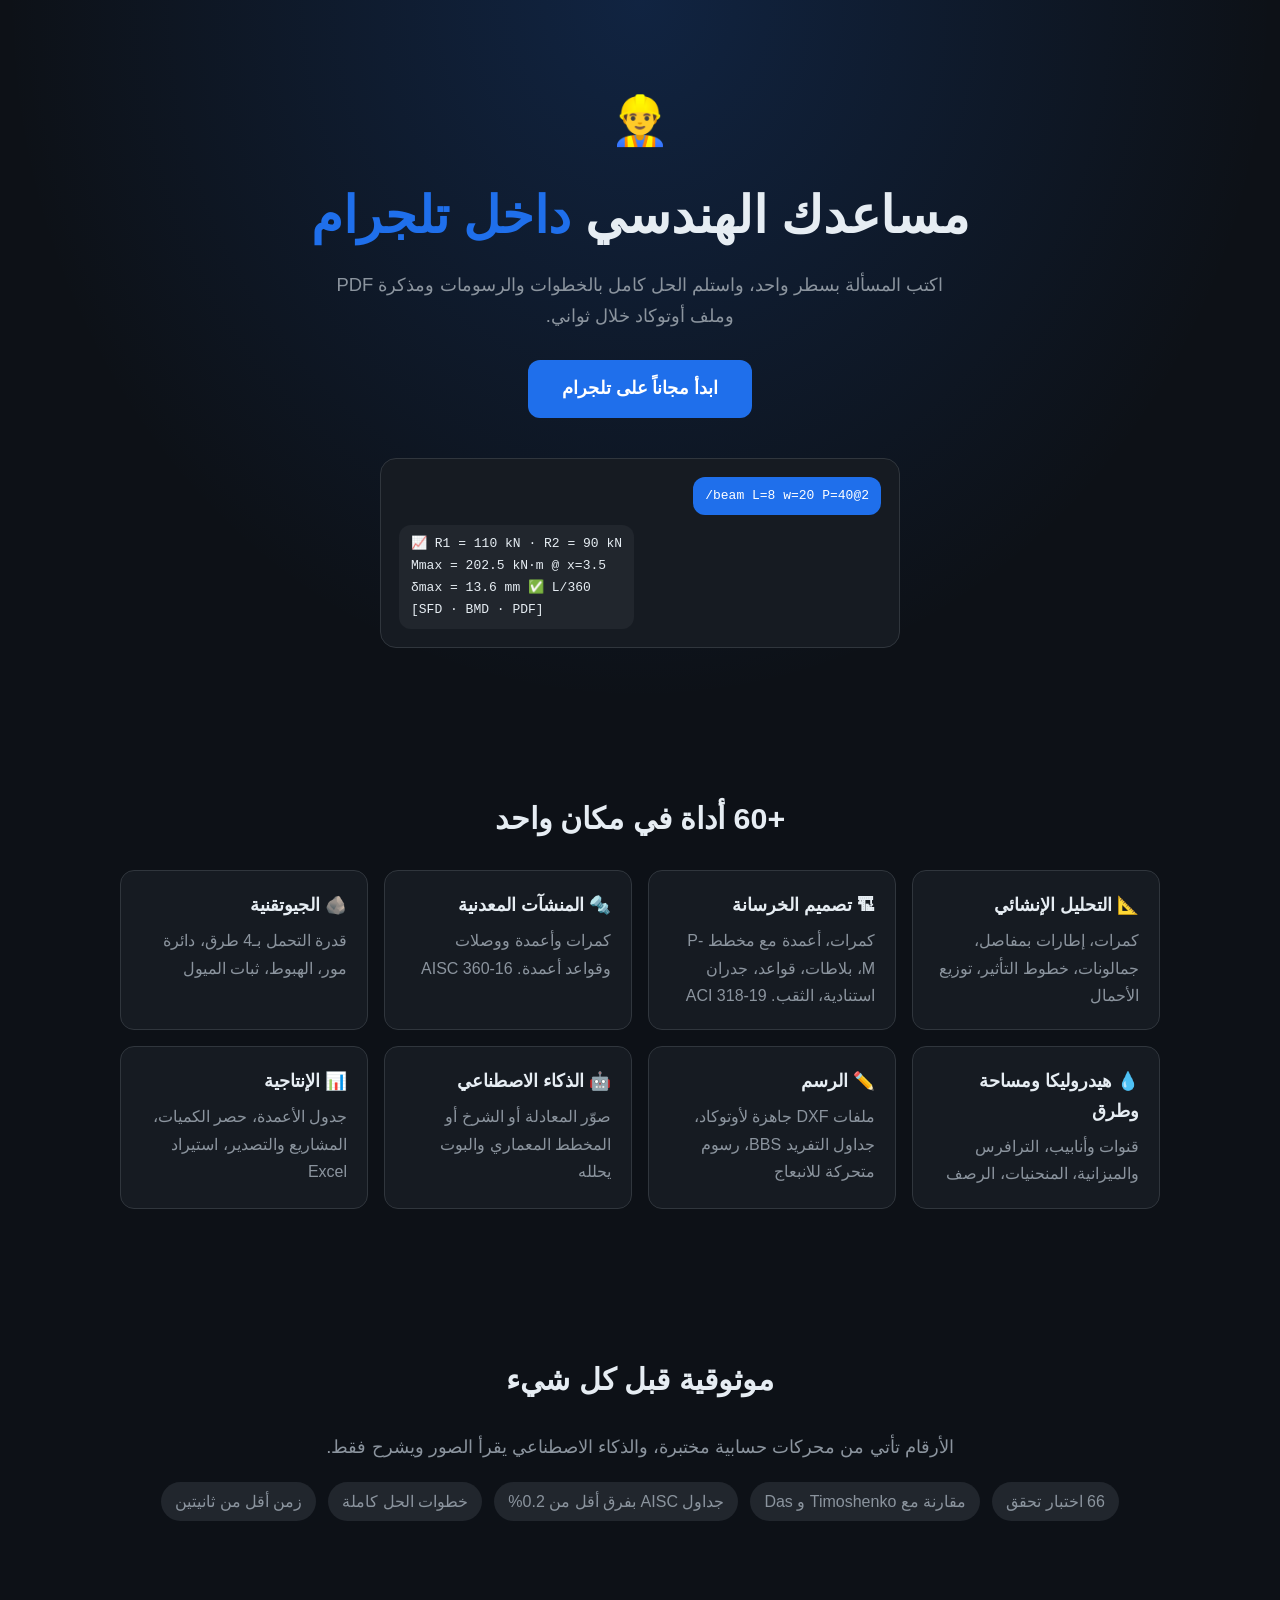
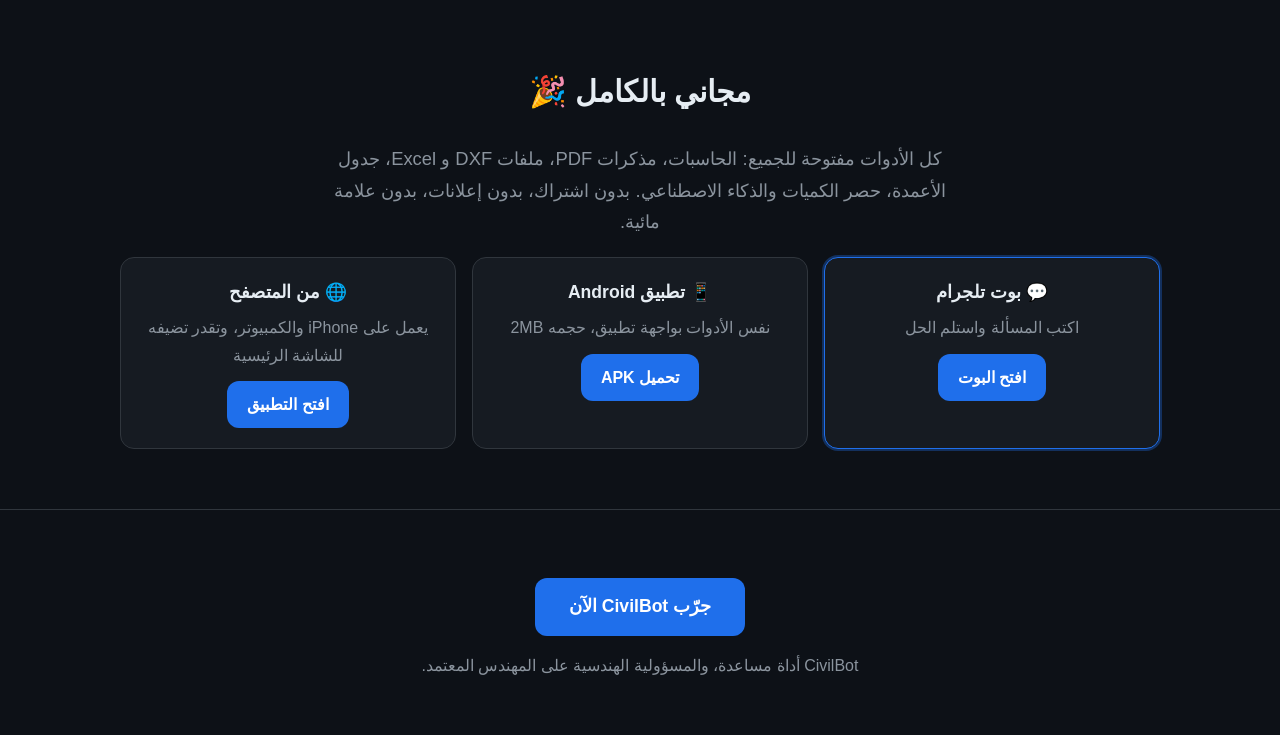
<file: docs/landing/index.html>
<!doctype html>
<html lang="ar" dir="rtl">
<head>
<meta charset="utf-8"><meta name="viewport" content="width=device-width,initial-scale=1">
<title>CivilBot | مساعد المهندس المدني على تلجرام</title>
<meta name="description" content="حاسبات إنشائية، رسم DXF، مذكرات PDF وذكاء اصطناعي للمهندس المدني والطالب داخل تلجرام">
<meta property="og:title" content="CivilBot 👷‍♂️ مساعد المهندس المدني">
<meta property="og:description" content="+60 أداة: القص والعزم، تصميم الخرسانة والحديد، التربة، المساحة، DXF">
<style>
:root{--b:#1f6feb;--d:#0d1117;--g:#8b949e;--c:#161b22}
*{box-sizing:border-box}body{margin:0;font-family:"Segoe UI",Tahoma,"Noto Sans Arabic",sans-serif;background:var(--d);color:#e6edf3;line-height:1.7}
.w{max-width:1080px;margin:auto;padding:0 20px}
header{padding:80px 0 60px;text-align:center;background:radial-gradient(ellipse at top,#1f6feb33,transparent 70%)}
h1{font-size:clamp(2rem,5vw,3.2rem);margin:.2em 0}h1 span{color:var(--b)}
.sub{color:var(--g);font-size:1.15rem;max-width:640px;margin:auto}
.cta{display:inline-block;margin-top:28px;background:var(--b);color:#fff;padding:14px 34px;border-radius:12px;text-decoration:none;font-weight:700;font-size:1.1rem}
.cta:hover{filter:brightness(1.15)}
.demo{margin:40px auto 0;max-width:520px;background:var(--c);border:1px solid #30363d;border-radius:16px;padding:18px;text-align:right;font-family:monospace;direction:ltr}
.demo .u{background:#1f6feb;color:#fff;padding:8px 12px;border-radius:12px;display:inline-block;float:right;clear:both}
.demo .r{background:#21262d;padding:8px 12px;border-radius:12px;display:inline-block;clear:both;float:left;margin-top:10px;text-align:left}
.demo:after{content:"";display:block;clear:both}
section{padding:60px 0}h2{text-align:center;font-size:1.9rem}
.grid{display:grid;grid-template-columns:repeat(auto-fit,minmax(230px,1fr));gap:16px}
.card{background:var(--c);border:1px solid #30363d;border-radius:14px;padding:20px}.card b{font-size:1.1rem}.card p{color:var(--g);margin:.4em 0 0}
.plans .card{text-align:center}.plans .price{font-size:1.8rem;font-weight:800;color:var(--b)}.plans .hot{border-color:var(--b);box-shadow:0 0 0 2px #1f6feb55}
.plans ul{list-style:none;padding:0;color:var(--g);text-align:right}.plans li:before{content:"✓ ";color:#3fb950}
.trust{display:flex;flex-wrap:wrap;gap:12px;justify-content:center}.trust span{background:#21262d;padding:6px 14px;border-radius:20px;color:var(--g)}
footer{text-align:center;color:var(--g);padding:40px 0;border-top:1px solid #30363d}
</style>
</head>
<body>
<header><div class="w">
<div style="font-size:3rem">👷‍♂️</div>
<h1>مساعدك الهندسي <span>داخل تلجرام</span></h1>
<p class="sub">اكتب المسألة بسطر واحد، واستلم الحل كامل بالخطوات والرسومات ومذكرة PDF وملف أوتوكاد خلال ثواني.</p>
<a class="cta" href="https://t.me/phq8bot?start=web">ابدأ مجاناً على تلجرام</a>
<div class="demo"><div class="u">/beam L=8 w=20 P=40@2</div><div class="r">📈 R1 = 110 kN · R2 = 90 kN<br>Mmax = 202.5 kN·m @ x=3.5<br>δmax = 13.6 mm ✅ L/360<br>[SFD · BMD · PDF]</div></div>
</div></header>

<section><div class="w"><h2>+60 أداة في مكان واحد</h2><div class="grid">
<div class="card"><b>📐 التحليل الإنشائي</b><p>كمرات، إطارات بمفاصل، جمالونات، خطوط التأثير، توزيع الأحمال</p></div>
<div class="card"><b>🏗 تصميم الخرسانة</b><p>كمرات، أعمدة مع مخطط P-M، بلاطات، قواعد، جدران استنادية، الثقب. ACI 318-19</p></div>
<div class="card"><b>🔩 المنشآت المعدنية</b><p>كمرات وأعمدة ووصلات وقواعد أعمدة. AISC 360-16</p></div>
<div class="card"><b>🪨 الجيوتقنية</b><p>قدرة التحمل بـ4 طرق، دائرة مور، الهبوط، ثبات الميول</p></div>
<div class="card"><b>💧 هيدروليكا ومساحة وطرق</b><p>قنوات وأنابيب، الترافرس والميزانية، المنحنيات، الرصف</p></div>
<div class="card"><b>✏️ الرسم</b><p>ملفات DXF جاهزة لأوتوكاد، جداول التفريد BBS، رسوم متحركة للانبعاج</p></div>
<div class="card"><b>🤖 الذكاء الاصطناعي</b><p>صوّر المعادلة أو الشرخ أو المخطط المعماري والبوت يحلله</p></div>
<div class="card"><b>📊 الإنتاجية</b><p>جدول الأعمدة، حصر الكميات، المشاريع والتصدير، استيراد Excel</p></div>
</div></div></section>

<section><div class="w"><h2>موثوقية قبل كل شيء</h2>
<p class="sub" style="text-align:center">الأرقام تأتي من محركات حسابية مختبرة، والذكاء الاصطناعي يقرأ الصور ويشرح فقط.</p>
<div class="trust" style="margin-top:20px"><span>66 اختبار تحقق</span><span>مقارنة مع Timoshenko و Das</span><span>جداول AISC بفرق أقل من 0.2%</span><span>خطوات الحل كاملة</span><span>زمن أقل من ثانيتين</span></div>
</div></section>

<section class="plans"><div class="w"><h2>مجاني بالكامل 🎉</h2>
<p class="sub" style="text-align:center">كل الأدوات مفتوحة للجميع: الحاسبات، مذكرات PDF، ملفات DXF و Excel، جدول الأعمدة، حصر الكميات والذكاء الاصطناعي. بدون اشتراك، بدون إعلانات، بدون علامة مائية.</p>
<div class="grid" style="margin-top:20px">
<div class="card hot"><b>💬 بوت تلجرام</b><p>اكتب المسألة واستلم الحل</p><a class="cta" style="margin-top:12px;font-size:1rem;padding:10px 20px" href="https://t.me/phq8bot?start=web">افتح البوت</a></div>
<div class="card"><b>📱 تطبيق Android</b><p>نفس الأدوات بواجهة تطبيق، حجمه 2MB</p><a class="cta" style="margin-top:12px;font-size:1rem;padding:10px 20px" href="https://github.com/YOUR_USER/civilbot/releases/latest/download/CivilBot.apk">تحميل APK</a></div>
<div class="card"><b>🌐 من المتصفح</b><p>يعمل على iPhone والكمبيوتر، وتقدر تضيفه للشاشة الرئيسية</p><a class="cta" style="margin-top:12px;font-size:1rem;padding:10px 20px" href="https://civilbot.duckdns.org/">افتح التطبيق</a></div>
</div></div></section>

<footer><a class="cta" href="https://t.me/phq8bot?start=web">جرّب CivilBot الآن</a><p>CivilBot أداة مساعدة، والمسؤولية الهندسية على المهندس المعتمد.</p></footer>
</body></html>
</file>
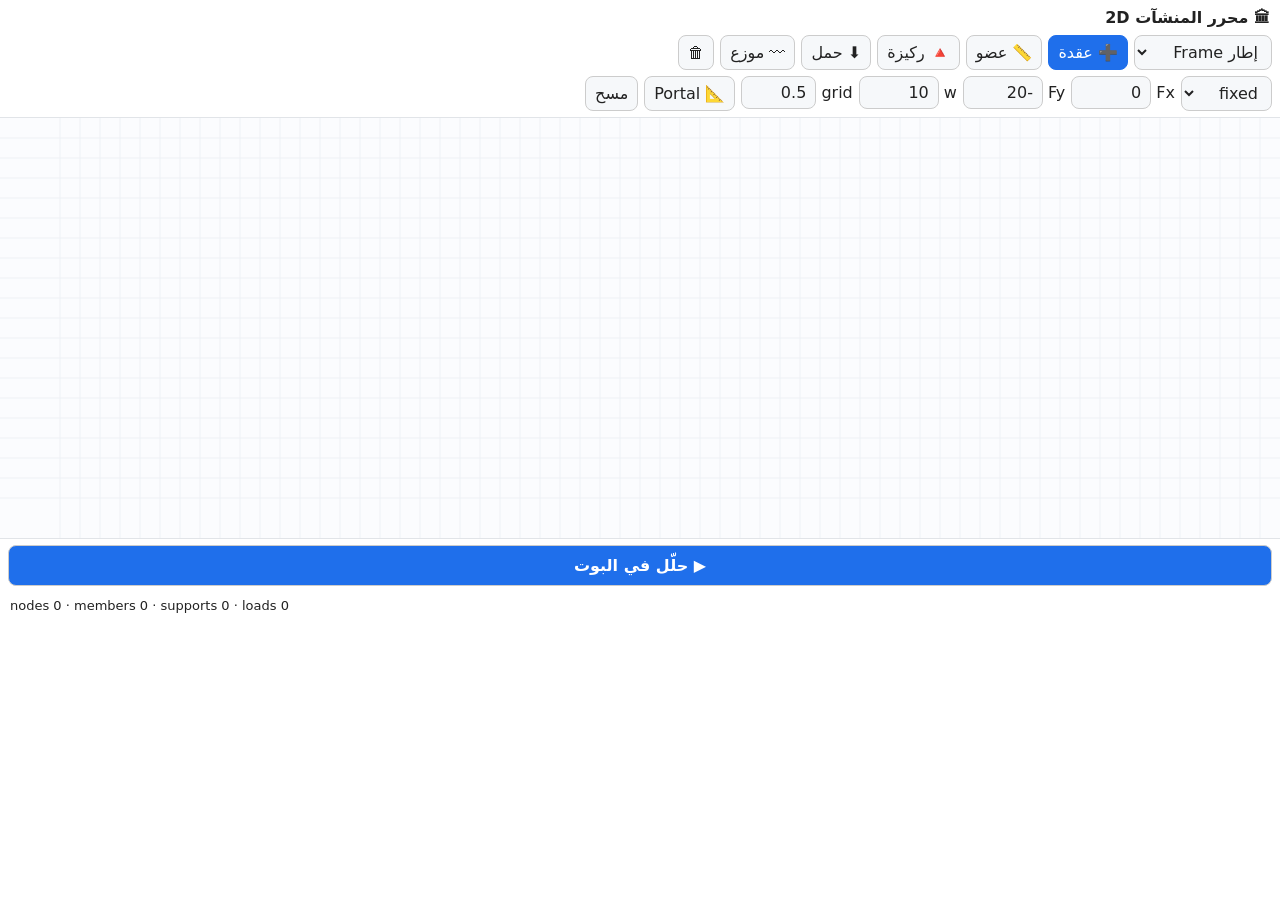
<file: civilbot/webapp/editor.html>
<!doctype html>
<html lang="ar" dir="rtl"><head><meta charset="utf-8"><meta name="viewport" content="width=device-width,initial-scale=1,maximum-scale=1">
<title>CivilBot — محرر الإطارات والجمالونات</title>
<script src="https://telegram.org/js/telegram-web-app.js"></script>
<style>
:root{--bg:var(--tg-theme-bg-color,#fff);--fg:var(--tg-theme-text-color,#222);--btn:var(--tg-theme-button-color,#1f6feb);--btnt:var(--tg-theme-button-text-color,#fff)}
body{margin:0;font-family:system-ui,'Noto Sans Arabic',sans-serif;background:var(--bg);color:var(--fg)}
header{padding:8px 10px;font-weight:700}
.bar{display:flex;flex-wrap:wrap;gap:6px;padding:0 8px 6px}
button,select,input{font:inherit;border-radius:8px;border:1px solid #ccc;padding:6px 9px;background:#f6f8fa;color:#222}
button.on{background:var(--btn);color:var(--btnt);border-color:var(--btn)}
#go{background:var(--btn);color:var(--btnt);font-weight:700;width:calc(100% - 16px);margin:6px 8px;padding:10px}
canvas{display:block;width:100%;touch-action:none;background:#fbfcfe;border-top:1px solid #e1e4e8;border-bottom:1px solid #e1e4e8}
#info{font-size:13px;padding:6px 10px;direction:ltr;text-align:left;white-space:pre-wrap}
</style></head><body>
<header>🏛 محرر المنشآت 2D</header>
<div class="bar">
 <select id="kind"><option value="frame">إطار Frame</option><option value="truss">جمالون Truss</option></select>
 <button data-m="node" class="on">➕ عقدة</button><button data-m="member">📏 عضو</button>
 <button data-m="support">🔺 ركيزة</button><button data-m="load">⬇️ حمل</button><button data-m="udl">〰 موزع</button><button data-m="del">🗑</button>
</div>
<div class="bar">
 <select id="sup"><option>fixed</option><option>pin</option><option>roller</option><option>rollerx</option></select>
 <label>Fx <input id="fx" type="number" value="0" style="width:60px"></label>
 <label>Fy <input id="fy" type="number" value="-20" style="width:60px"></label>
 <label>w <input id="w" type="number" value="10" style="width:60px"></label>
 <label>grid <input id="grid" type="number" value="0.5" step="0.25" style="width:55px"></label>
 <button id="tpl">📐 Portal</button><button id="clr">مسح</button>
</div>
<canvas id="cv" height="420"></canvas>
<button id="go">▶️ حلّل في البوت</button>
<div id="info"></div>
<script>
const tg=window.Telegram?.WebApp; tg?.ready(); tg?.expand();
const cv=document.getElementById('cv'),cx=cv.getContext('2d');let W,H,S=40,ox=60,oy=360;
let M={nodes:[],members:[],supports:{},loads:{},udl:{}};let mode='node',sel=null;
function resize(){W=cv.width=cv.clientWidth*devicePixelRatio;H=cv.height=420*devicePixelRatio;cx.setTransform(devicePixelRatio,0,0,devicePixelRatio,0,0);oy=380;draw()}
addEventListener('resize',resize);
document.querySelectorAll('[data-m]').forEach(b=>b.onclick=()=>{mode=b.dataset.m;sel=null;document.querySelectorAll('[data-m]').forEach(x=>x.classList.toggle('on',x===b));draw()});
const toW=(px,py)=>{const g=+grid.value||0.5;return[Math.round((px-ox)/S/g)*g,Math.round((oy-py)/S/g)*g]};
const toP=(x,y)=>[ox+x*S,oy-y*S];
function nearNode(px,py){let b=-1,d=18;M.nodes.forEach((n,i)=>{const[p,q]=toP(...n);const e=Math.hypot(p-px,q-py);if(e<d){d=e;b=i}});return b}
function nearMember(px,py){let b=-1,d=12;M.members.forEach(([i,j],k)=>{const[a,c]=toP(...M.nodes[i]),[e,f]=toP(...M.nodes[j]);const L=Math.hypot(e-a,f-c)||1;const t=Math.max(0,Math.min(1,((px-a)*(e-a)+(py-c)*(f-c))/L/L));const dd=Math.hypot(a+t*(e-a)-px,c+t*(f-c)-py);if(dd<d){d=dd;b=k}});return b}
cv.addEventListener('pointerdown',ev=>{const r=cv.getBoundingClientRect(),px=ev.clientX-r.left,py=ev.clientY-r.top;const n=nearNode(px,py);
 if(mode==='node'){if(n<0)M.nodes.push(toW(px,py))}
 else if(mode==='member'){if(n>=0){if(sel===null)sel=n;else if(sel!==n){M.members.push([sel,n]);sel=null}}}
 else if(mode==='support'){if(n>=0)M.supports[n]=sup.value}
 else if(mode==='load'){if(n>=0)M.loads[n]=[+fx.value,+fy.value]}
 else if(mode==='udl'){const k=nearMember(px,py);if(k>=0)M.udl[k]=+w.value}
 else if(mode==='del'){if(n>=0){delete M.supports[n];delete M.loads[n]}else{const k=nearMember(px,py);if(k>=0){M.members.splice(k,1);M.udl={}}}}
 draw()});
function arrow(x1,y1,x2,y2,c){cx.strokeStyle=cx.fillStyle=c;cx.lineWidth=2;cx.beginPath();cx.moveTo(x1,y1);cx.lineTo(x2,y2);cx.stroke();const a=Math.atan2(y2-y1,x2-x1);cx.beginPath();cx.moveTo(x2,y2);cx.lineTo(x2-9*Math.cos(a-.4),y2-9*Math.sin(a-.4));cx.lineTo(x2-9*Math.cos(a+.4),y2-9*Math.sin(a+.4));cx.fill()}
function draw(){cx.clearRect(0,0,W,H);const g=+grid.value||0.5;cx.strokeStyle='#eef1f5';cx.lineWidth=1;
 for(let x=0;ox+x*S<cv.clientWidth;x+=g){cx.beginPath();cx.moveTo(ox+x*S,0);cx.lineTo(ox+x*S,420);cx.stroke()}
 for(let y=0;oy-y*S>0;y+=g){cx.beginPath();cx.moveTo(0,oy-y*S);cx.lineTo(cv.clientWidth,oy-y*S);cx.stroke()}
 M.members.forEach(([i,j],k)=>{const[a,b]=toP(...M.nodes[i]),[c,d]=toP(...M.nodes[j]);cx.strokeStyle='#24292f';cx.lineWidth=4;cx.beginPath();cx.moveTo(a,b);cx.lineTo(c,d);cx.stroke();
  if(M.udl[k]){cx.fillStyle='#1f6feb';cx.font='12px sans-serif';for(let t=0;t<=1.001;t+=.2){const x=a+t*(c-a),y=b+t*(d-b);arrow(x,y-26,x,y-4,'#1f6feb')}cx.fillText('w='+M.udl[k],(a+c)/2,(b+d)/2-30)}
  cx.fillStyle='#6e7781';cx.font='11px sans-serif';cx.fillText('M'+(k+1),(a+c)/2+4,(b+d)/2+12)});
 M.nodes.forEach((n,i)=>{const[p,q]=toP(...n);cx.fillStyle=i===sel?'#d1242f':'#24292f';cx.beginPath();cx.arc(p,q,5,0,7);cx.fill();cx.font='12px sans-serif';cx.fillText(i+1,p+7,q-7);
  const s=M.supports[i];if(s){cx.strokeStyle='#2da44e';cx.lineWidth=2;cx.beginPath();if(s==='fixed'){cx.rect(p-12,q,24,7)}else{cx.moveTo(p,q);cx.lineTo(p-10,q+16);cx.lineTo(p+10,q+16);cx.closePath()}cx.stroke();cx.fillStyle='#2da44e';cx.fillText(s,p-14,q+30)}
  const L=M.loads[i];if(L){const m=Math.hypot(L[0],L[1])||1;arrow(p-L[0]/m*40,q+L[1]/m*40,p,q,'#d1242f');cx.fillStyle='#d1242f';cx.fillText(Math.round(m*10)/10+' kN',p-L[0]/m*44,q+L[1]/m*44)}});
 info.textContent=`nodes ${M.nodes.length} · members ${M.members.length} · supports ${Object.keys(M.supports).length} · loads ${Object.keys(M.loads).length}`}
tpl.onclick=()=>{M={nodes:[[0,0],[0,4],[6,4],[6,0]],members:[[0,1],[1,2],[2,3]],supports:{0:'fixed',3:'fixed'},loads:{1:[20,0]},udl:{1:15}};draw()};
clr.onclick=()=>{M={nodes:[],members:[],supports:{},loads:{},udl:{}};draw()};
go.onclick=()=>{if(M.members.length<1||!Object.keys(M.supports).length){alert('أضف أعضاء وركائز');return}
 const data=JSON.stringify({v:1,kind:kind.value,...M});if(tg&&tg.sendData){tg.sendData(data)}else{info.textContent=data}};
resize();
</script></body></html>
</file>
